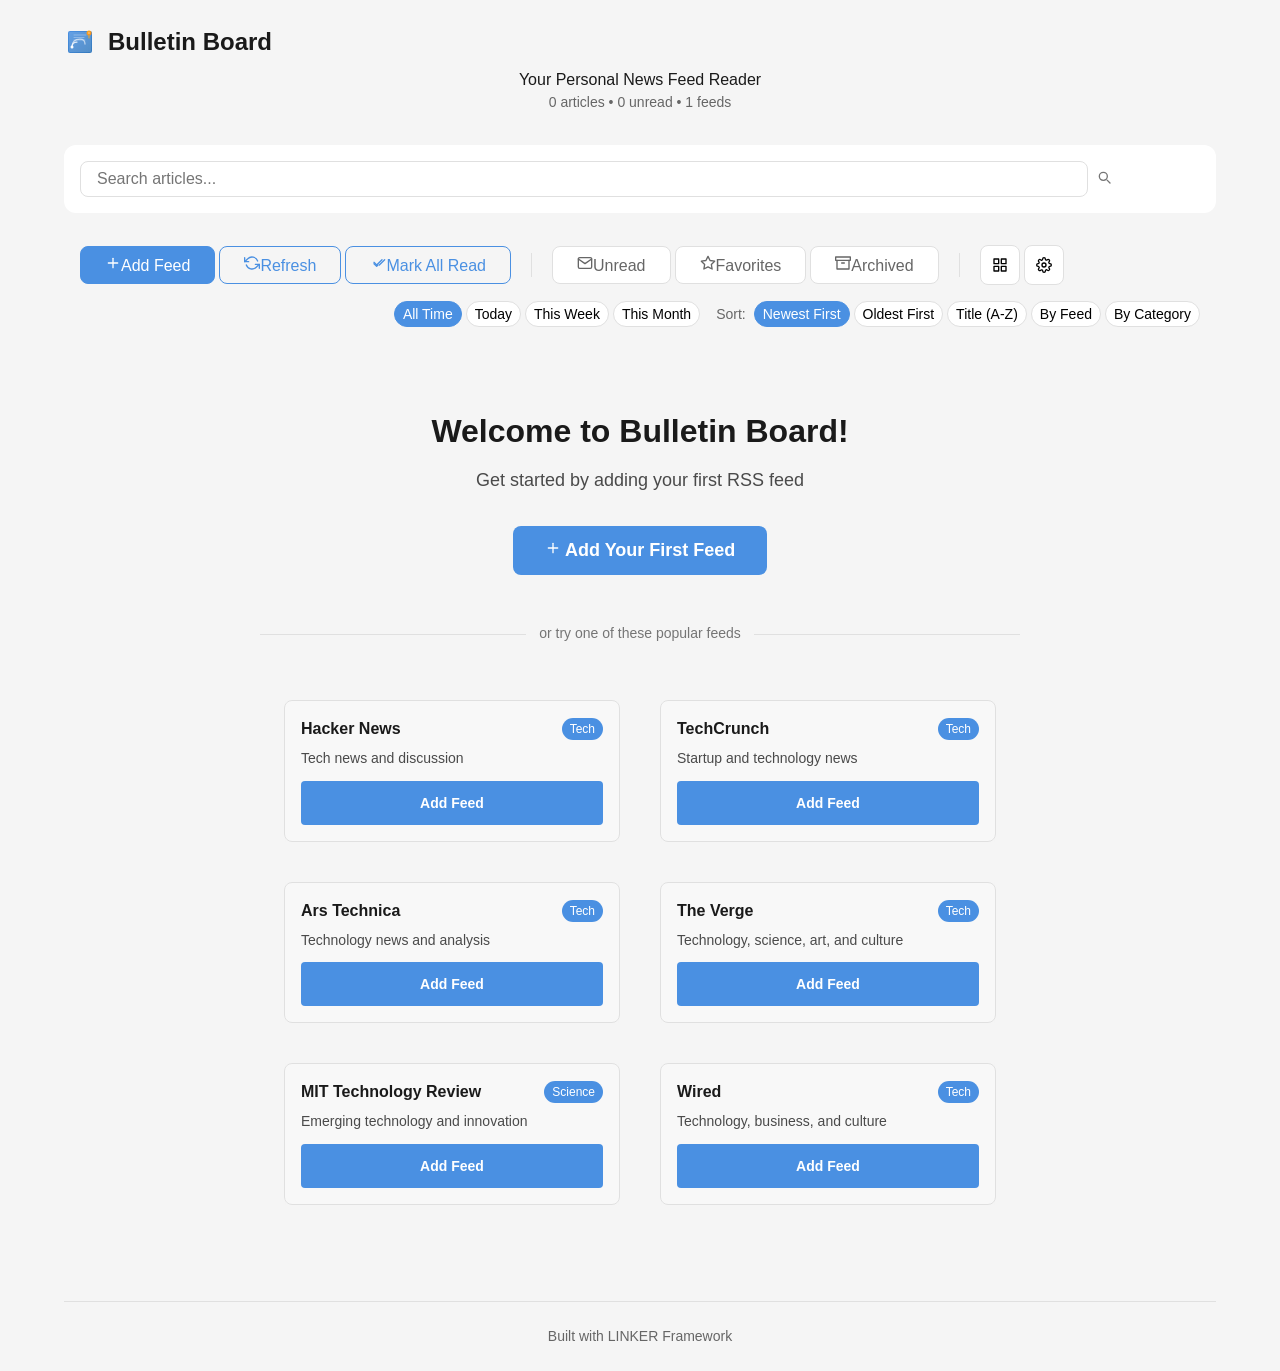
<file: index.html>
<!DOCTYPE html>
<html lang="en">
<head>
    <meta charset="UTF-8">
    <meta name="viewport" content="width=device-width, initial-scale=1.0">
    <title>Bulletin Board - RSS Feed Reader</title>

    <!-- Security Headers -->
    <meta http-equiv="Content-Security-Policy" content="default-src 'self'; script-src 'self' 'unsafe-inline' 'wasm-unsafe-eval'; style-src 'self' 'unsafe-inline'; img-src 'self' data: blob: https:; connect-src 'self' https:; font-src 'self' data:; object-src 'none'; frame-ancestors 'none'; upgrade-insecure-requests">

    <!-- Meta Tags -->
    <meta name="description" content="A modern RSS feed reader built with Swift WASM and LINKER framework">
    <meta name="author" content="Bulletin Board">
    <meta name="theme-color" content="#2196f3">

    <!-- Favicon -->
    <link rel="icon" href="favicon.ico" type="image/x-icon">
    <link rel="icon" href="data:image/svg+xml,<svg xmlns='http://www.w3.org/2000/svg' viewBox='0 0 100 100'><text y='.9em' font-size='90'>🗞️</text></svg>">
    <link rel="manifest" href="manifest.json">

    <!-- Styles -->
    <link rel="stylesheet" href="styles.css">

    <!-- Preload WASM for faster startup -->
    <link rel="preload" href="BulletinBoard.wasm" as="fetch" type="application/wasm" crossorigin>
</head>
<body>
    <a href="#main-content" class="skip-link">Skip to main content</a>

    <!-- Root mounting point -->
    <div id="app" role="main">
        <div class="loading">
            <div class="spinner"></div>
            <p>Loading Bulletin Board...</p>
            <p class="loading-subtitle">Initializing security features & GPU effects</p>
            <div class="loading-progress" role="progressbar" aria-valuenow="0" aria-valuemin="0" aria-valuemax="100" aria-label="Loading progress">
                <div class="loading-progress__bar" id="load-progress-bar"></div>
            </div>
            <p class="loading-progress__text" id="load-progress-text"></p>
        </div>
    </div>

    <div id="toast-live-region" class="visually-hidden" aria-live="polite" aria-atomic="true"></div>

    <!-- WASM Bundle -->
    <script type="module">
        if ('serviceWorker' in navigator) {
            navigator.serviceWorker.register('./sw.js').then(reg => {
                console.log('[SW] Registered:', reg.scope);
            }).catch(err => console.warn('[SW] Registration failed:', err));
        }

        import { startWasmApp } from './BulletinBoard.js'

        const pageStart = performance.now();
        console.log(`[PERF] Page script executing at ${pageStart.toFixed(1)}ms from navigationStart`);

        startWasmApp().then(() => {
            console.log(`[PERF] App fully started: ${(performance.now() - pageStart).toFixed(1)}ms from script start`);
        }).catch(err => {
            console.error('Failed to start WASM app:', err)
            document.getElementById('app').innerHTML = `
                <div class="error-container">
                    <div class="error-icon">⚠️</div>
                    <h1>Failed to Load</h1>
                    <p>The application could not be initialized.</p>
                    <p class="error-details">${err.message || 'Unknown error'}</p>
                    <button onclick="location.reload()" class="retry-button">Retry</button>
                </div>
            `
        })
    </script>
</body>
</html>
</file>
<file: styles.css>
* {
    margin: 0;
    padding: 0;
    box-sizing: border-box;
}

@media (prefers-reduced-motion: reduce) {
    *,
    *::before,
    *::after {
        animation-duration: 0.01ms !important;
        animation-iteration-count: 1 !important;
        transition-duration: 0.01ms !important;
        scroll-behavior: auto !important;
    }
}

:root {
    --color-brand-primary: #4a90e2;
    --color-brand-primary-dark: #357abd;
    --color-brand-secondary: #f5a623;
    --color-brand-secondary-dark: #f88d1f;

    --color-primary: #4a90e2;
    --color-primary-dark: #357abd;
    --color-primary-light: #6ba3e8;
    --color-accent: #f5a623;
    --color-accent-dark: #f88d1f;

    --color-success: #4caf50;
    --color-success-light: #81c784;
    --color-warning: #ff9800;
    --color-warning-light: #ffb74d;
    --color-error: #f44336;
    --color-error-light: #e57373;
    --color-info: #2196f3;
    --color-info-light: #64b5f6;

    --color-text: #1a1a1a;
    --color-text-secondary: #4a4a4a;
    --color-text-light: #666666;
    --color-text-lighter: #757575;
    --color-text-disabled: #bdbdbd;

    --color-background: #f5f5f5;
    --color-background-elevated: #fafafa;
    --color-surface: #ffffff;
    --color-surface-hover: #f8f8f8;
    --color-border: #e0e0e0;
    --color-border-light: #eeeeee;
    --color-divider: #e0e0e0;

    --color-danger: #f44336;

    --spacing-xs: 4px;
    --spacing-sm: 8px;
    --spacing-md: 16px;
    --spacing-lg: 24px;
    --spacing-xl: 32px;
    --spacing-2xl: 48px;

    --font-family: -apple-system, BlinkMacSystemFont, 'Segoe UI', Roboto, Oxygen, Ubuntu, Cantarell, sans-serif;
    --font-size-xs: 12px;
    --font-size-sm: 14px;
    --font-size-base: 16px;
    --font-size-lg: 18px;
    --font-size-xl: 24px;
    --font-size-2xl: 32px;

    --font-weight-normal: 400;
    --font-weight-medium: 500;
    --font-weight-semibold: 600;
    --font-weight-bold: 700;

    --line-height-tight: 1.25;
    --line-height-normal: 1.5;
    --line-height-relaxed: 1.65;
    --line-height-loose: 1.8;

    --transition-fast: 150ms ease;
    --transition-base: 250ms ease;
    --transition-slow: 350ms ease;

    --radius-sm: 4px;
    --radius-md: 8px;
    --radius-lg: 12px;
    --radius-xl: 16px;
    --radius-full: 9999px;

    --z-dropdown: 1000;
    --z-sticky: 1020;
    --z-fixed: 1030;
    --z-modal-backdrop: 1040;
    --z-modal: 1050;
    --z-popover: 1060;
    --z-tooltip: 1070;

    --opacity-disabled: 0.5;
    --opacity-hover: 0.85;
    --opacity-muted: 0.7;

    --color-overlay: rgba(0, 0, 0, 0.5);

    --shadow-sm: 0 1px 2px rgba(0, 0, 0, 0.05);
    --shadow-md: 0 4px 6px rgba(0, 0, 0, 0.07);
    --shadow-lg: 0 10px 15px rgba(0, 0, 0, 0.1);
    --shadow-xl: 0 20px 25px rgba(0, 0, 0, 0.15);

    --max-width-sm: 480px;
    --max-width-md: 640px;
    --max-width-lg: 800px;
    --max-width-xl: 1200px;
}

body {
    font-family: var(--font-family);
    font-size: var(--font-size-base);
    font-weight: var(--font-weight-normal);
    line-height: var(--line-height-normal);
    color: var(--color-text);
    background: var(--color-background);
    -webkit-font-smoothing: antialiased;
    -moz-osx-font-smoothing: grayscale;
}

.skip-link {
    position: absolute;
    top: -40px;
    left: 0;
    background: var(--color-primary);
    color: white;
    padding: var(--spacing-sm) var(--spacing-md);
    z-index: var(--z-tooltip);
    transition: top var(--transition-fast);
    font-weight: var(--font-weight-medium);
    border-radius: 0 0 var(--radius-md) 0;
}

.skip-link:focus {
    top: 0;
}

.visually-hidden {
    position: absolute;
    width: 1px;
    height: 1px;
    padding: 0;
    margin: -1px;
    overflow: hidden;
    clip: rect(0, 0, 0, 0);
    white-space: nowrap;
    border: 0;
}

#app {
    min-height: 100vh;
}

.bulletin-board-app {
    max-width: var(--max-width-xl);
    margin: 0 auto;
    padding: var(--spacing-lg);
}

.loading {
    display: flex;
    flex-direction: column;
    align-items: center;
    justify-content: center;
    height: 100vh;
    gap: var(--spacing-md);
}

.spinner {
    width: 48px;
    height: 48px;
    border: 4px solid var(--color-border);
    border-top-color: var(--color-primary);
    border-radius: 50%;
    animation: spin 1s linear infinite;
}

@keyframes spin {
    to { transform: rotate(360deg); }
}

@keyframes skeleton-shimmer {
    0% { background-position: 200% 0; }
    100% { background-position: -200% 0; }
}

.loading p {
    color: var(--color-text-light);
    font-size: var(--font-size-lg);
}

.loading-subtitle {
    font-size: var(--font-size-sm) !important;
    color: var(--color-text-lighter) !important;
}

.loading-progress {
    width: 240px;
    height: 4px;
    background: var(--color-border);
    border-radius: 2px;
    overflow: hidden;
    margin-top: 4px;
}

.loading-progress__bar {
    height: 100%;
    background: var(--color-primary);
    border-radius: 2px;
    width: 0%;
    transition: width 0.3s ease;
}

.loading-progress__bar--indeterminate {
    width: 30% !important;
    animation: indeterminate-progress 1.5s ease-in-out infinite;
}

@keyframes indeterminate-progress {
    0% { transform: translateX(-100%); }
    50% { transform: translateX(230%); }
    100% { transform: translateX(-100%); }
}

.loading-progress__text {
    font-size: 12px !important;
    color: var(--color-text-lighter) !important;
    font-variant-numeric: tabular-nums;
}

.error-container {
    display: flex;
    flex-direction: column;
    align-items: center;
    justify-content: center;
    height: 100vh;
    padding: var(--spacing-xl);
    text-align: center;
}

.error-icon {
    font-size: 64px;
    margin-bottom: var(--spacing-md);
}

.error-container h1 {
    font-size: var(--font-size-xl);
    font-weight: var(--font-weight-bold);
    margin-bottom: var(--spacing-sm);
    color: var(--color-error);
}

.error-container p {
    color: var(--color-text-light);
    margin-bottom: var(--spacing-sm);
}

.error-details {
    font-family: monospace;
    font-size: var(--font-size-sm);
    color: var(--color-text-lighter);
    background: var(--color-background);
    padding: var(--spacing-md);
    border-radius: var(--radius-md);
    max-width: var(--max-width-md);
}

.retry-button {
    margin-top: var(--spacing-lg);
    padding: var(--spacing-sm) var(--spacing-lg);
    background: var(--color-primary);
    color: white;
    border: none;
    border-radius: var(--radius-md);
    font-size: var(--font-size-base);
    cursor: pointer;
    transition: background var(--transition-fast);
}

.retry-button:hover {
    background: var(--color-primary-dark);
}

.app-header {
    margin-bottom: var(--spacing-xl);
    text-align: center;
}

.app-header h1 {
    font-size: var(--font-size-xl);
    font-weight: var(--font-weight-bold);
    margin-bottom: var(--spacing-sm);
    color: var(--color-text);
}

.app-stats {
    color: var(--color-text-light);
    font-size: var(--font-size-sm);
}

.article-card {
    background: var(--color-surface);
    border-radius: var(--radius-lg);
    padding: var(--spacing-lg);
    margin-bottom: var(--spacing-md);
    box-shadow: none;
    transition: box-shadow var(--transition-base), transform var(--transition-fast);
    cursor: pointer;
    will-change: transform, opacity;
}

.article-card:hover {
    box-shadow: var(--shadow-md);
    transform: translateY(-4px);
}

.article-card--read {
    opacity: var(--opacity-muted);
}

.article-card--favorite {
    border-left: 4px solid var(--color-primary);
}

.article-card--selected {
    outline: 2px solid var(--color-primary);
    outline-offset: -2px;
}

.article-card__header {
    margin-bottom: var(--spacing-md);
}

.article-card__category {
    display: inline-block;
    padding: var(--spacing-xs) var(--spacing-sm);
    border-radius: var(--radius-sm);
    font-size: var(--font-size-sm);
    color: white;
    margin-bottom: var(--spacing-sm);
}

.article-card__title {
    font-size: var(--font-size-lg);
    font-weight: var(--font-weight-semibold);
    margin-bottom: var(--spacing-sm);
    color: var(--color-text);
}

.article-card__metadata {
    color: var(--color-text-lighter);
    font-size: var(--font-size-sm);
}

.article-card__content {
    margin-bottom: var(--spacing-md);
}

.article-card__image {
    width: 100%;
    height: 200px;
    object-fit: cover;
    border-radius: var(--radius-md);
    margin-bottom: var(--spacing-md);
}

.article-card__hero {
    margin: calc(-1 * var(--spacing-lg)) calc(-1 * var(--spacing-lg)) var(--spacing-md);
    height: 180px;
    overflow: hidden;
    border-radius: var(--radius-lg) var(--radius-lg) 0 0;
    position: relative;
}

.article-card__hero::before {
    content: '';
    position: absolute;
    inset: 0;
    background: linear-gradient(90deg, var(--color-background) 25%, var(--color-border) 50%, var(--color-background) 75%);
    background-size: 200% 100%;
    animation: skeleton-shimmer 1.5s ease-in-out infinite;
    z-index: 1;
}

.article-card__hero:has(.loaded)::before {
    display: none;
}

.article-card__hero-img {
    width: 100%;
    height: 100%;
    object-fit: cover;
    opacity: 0;
    transition: opacity 0.3s ease;
}

.article-card__hero-img.loaded {
    opacity: 1;
}

.article-card__hero--placeholder {
    height: 60px;
    background: linear-gradient(135deg, var(--color-background) 0%, var(--color-border) 50%, var(--color-background) 100%);
}

.article-card__description {
    color: var(--color-text-light);
    line-height: var(--line-height-relaxed);
}

.article-card__keywords {
    display: flex;
    flex-wrap: wrap;
    gap: var(--spacing-xs);
    margin-top: var(--spacing-sm);
}

.article-card__keyword {
    padding: var(--spacing-xs) var(--spacing-sm);
    background: var(--color-background);
    border-radius: var(--radius-sm);
    font-size: var(--font-size-sm);
    color: var(--color-text-light);
}

.article-card__footer {
    display: flex;
    align-items: center;
    gap: var(--spacing-md);
}

.article-card__action {
    padding: var(--spacing-sm) var(--spacing-md);
    background: none;
    border: 1px solid var(--color-border);
    border-radius: var(--radius-md);
    cursor: pointer;
    font-size: var(--font-size-base);
    transition: background var(--transition-fast), border-color var(--transition-fast);
}

.article-card__action:hover {
    background: var(--color-background);
    border-color: var(--color-primary);
}

.article-card__favorite {
    color: var(--color-warning);
}

.article-card__read-indicator {
    color: var(--color-text-lighter);
}

.article-card__link {
    margin-left: auto;
    color: var(--color-primary);
    text-decoration: none;
    font-weight: var(--font-weight-medium);
    transition: color var(--transition-fast);
}

.article-card__link:hover {
    color: var(--color-primary-dark);
}

.app-empty {
    text-align: center;
    padding: var(--spacing-xl);
    color: var(--color-text-light);
}

.app-footer {
    margin-top: var(--spacing-xl);
    padding-top: var(--spacing-lg);
    border-top: 1px solid var(--color-border);
    text-align: center;
    color: var(--color-text-light);
    font-size: var(--font-size-sm);
}

.feed-manager-modal,
.search-bar {
    will-change: transform, opacity;
}

@media (max-width: 1024px) {
    .bulletin-board-app {
        padding: var(--spacing-md);
    }

    .suggested-feeds-grid {
        grid-template-columns: repeat(2, 1fr);
    }
}

@media (max-width: 768px) {
    .bulletin-board-app {
        padding: var(--spacing-sm);
    }

    .article-card {
        padding: var(--spacing-md);
    }

    .article-card__hero {
        margin: calc(-1 * var(--spacing-md)) calc(-1 * var(--spacing-md)) var(--spacing-sm);
        height: 120px;
    }

    .app-header {
        padding: var(--spacing-md) var(--spacing-sm);
    }

    .app-header h1 {
        font-size: var(--font-size-lg);
    }

    .app-toolbar {
        gap: var(--spacing-xs);
        padding: var(--spacing-md) var(--spacing-sm);
    }

    .toolbar-actions {
        display: grid;
        grid-template-columns: 1fr 1fr;
        gap: var(--spacing-xs);
        width: 100%;
    }

    .toolbar-button {
        padding: 12px var(--spacing-md);
        min-height: 44px;
        font-size: var(--font-size-sm);
        white-space: nowrap;
    }

    .date-filter-group {
        display: flex;
        gap: var(--spacing-xs);
        overflow-x: auto;
        -webkit-overflow-scrolling: touch;
        scrollbar-width: none;
        padding-bottom: var(--spacing-xs);
    }

    .date-filter-group::-webkit-scrollbar {
        display: none;
    }

    .date-filter-pill {
        padding: 10px 16px;
        min-height: 44px;
        font-size: var(--font-size-sm);
        flex-shrink: 0;
    }

    .sort-group {
        display: flex;
        gap: var(--spacing-xs);
        overflow-x: auto;
        -webkit-overflow-scrolling: touch;
        scrollbar-width: none;
    }

    .sort-group::-webkit-scrollbar {
        display: none;
    }

    .sort-group .date-filter-pill {
        padding: 10px 16px;
        min-height: 44px;
        font-size: var(--font-size-sm);
        flex-shrink: 0;
    }

    .search-button {
        min-width: 44px;
        min-height: 44px;
        padding: 10px;
    }

    .search-bar__input {
        min-height: 44px;
    }

    .article-card__actions button {
        min-height: 44px;
        padding: 10px 14px;
    }
}

.search-bar {
    display: flex;
    align-items: center;
    gap: var(--spacing-sm);
    padding: var(--spacing-md);
    background: var(--color-surface);
    border-radius: var(--radius-lg);
    box-shadow: none;
    margin-bottom: var(--spacing-md);
}

.search-bar__input {
    flex: 1;
    padding: var(--spacing-sm) var(--spacing-md);
    border: 1px solid var(--color-border);
    border-radius: var(--radius-md);
    font-size: var(--font-size-base);
    font-family: var(--font-family);
    transition: border-color var(--transition-fast);
}

.search-bar__input:focus {
    outline: none;
    border-color: var(--color-primary);
}

.search-bar__actions {
    display: flex;
    align-items: center;
    gap: var(--spacing-sm);
}

.search-bar__icon {
    color: var(--color-text-lighter);
    font-size: var(--font-size-lg);
}

.search-bar__clear {
    padding: var(--spacing-xs);
    background: none;
    border: none;
    cursor: pointer;
    color: var(--color-text-lighter);
    font-size: var(--font-size-lg);
    transition: color var(--transition-fast);
}

.search-bar__clear:hover {
    color: var(--color-error);
}

.search-bar__status-container {
    min-width: 80px;
    text-align: right;
}

.search-bar__status {
    font-size: var(--font-size-sm);
    color: var(--color-text-lighter);
}

.search-bar__status--searching {
    color: var(--color-primary);
}

.search-bar__status--results {
    color: var(--color-success);
}

.app-toolbar {
    display: flex;
    flex-wrap: wrap;
    gap: var(--spacing-md);
    padding: var(--spacing-md);
    margin-bottom: var(--spacing-lg);
    align-items: center;
}

.toolbar-button {
    padding: var(--spacing-sm) var(--spacing-lg);
    background: var(--color-surface);
    border: 1px solid var(--color-border);
    border-radius: var(--radius-md);
    font-size: var(--font-size-base);
    font-family: var(--font-family);
    cursor: pointer;
    transition: all var(--transition-fast);
}

.toolbar-button:hover {
    background: var(--color-background);
    border-color: var(--color-primary);
    transform: translateY(-1px);
    box-shadow: var(--shadow-sm);
}

.toolbar-button--primary {
    background: var(--color-primary);
    color: white;
    border-color: var(--color-primary);
}

.toolbar-button--primary:hover {
    background: var(--color-primary-dark);
    border-color: var(--color-primary-dark);
}

.toolbar-button--active {
    background: var(--color-primary);
    color: white;
    border-color: var(--color-primary);
}

.toolbar-button--active:hover {
    background: var(--color-primary-dark);
    border-color: var(--color-primary-dark);
}

.toolbar-button--secondary {
    background: transparent;
    color: var(--color-primary);
    border: 1px solid var(--color-primary);
}

.toolbar-button--secondary:hover {
    background: var(--color-primary);
    color: white;
}

.toolbar-button--toggle {
    background: var(--color-surface);
    color: var(--color-text-light);
    border: 1px solid var(--color-border);
}

.toolbar-button--toggle:hover {
    border-color: var(--color-primary);
    color: var(--color-primary);
}

.toolbar-button--toggle.toolbar-button--active {
    background: var(--color-primary);
    color: white;
    border-color: var(--color-primary);
}

.toolbar-button--icon-only {
    width: 40px;
    height: 40px;
    padding: 0;
    display: inline-flex;
    align-items: center;
    justify-content: center;
    border-radius: var(--radius-md);
}

.toolbar-button:disabled,
.toolbar-button[aria-disabled="true"] {
    opacity: var(--opacity-disabled);
    cursor: not-allowed;
    pointer-events: none;
}

.toolbar-group {
    display: flex;
    flex-direction: row;
    align-items: center;
    gap: var(--spacing-xs);
}

.toolbar-separator {
    width: 1px;
    height: 24px;
    background: var(--color-border);
    margin: 0 var(--spacing-xs);
    flex-shrink: 0;
}

.toolbar-icon {
    display: inline-flex;
    align-items: center;
    justify-content: center;
    width: 16px;
    height: 16px;
    flex-shrink: 0;
}

.toolbar-icon + span {
    margin-left: var(--spacing-xs);
}

@media (max-width: 768px) {
    .toolbar-button--icon-only {
        width: 44px;
        height: 44px;
    }

    .toolbar-group {
        flex-wrap: wrap;
    }

    .toolbar-separator {
        display: none;
    }
}

.date-filter-group {
    display: flex;
    align-items: center;
    gap: var(--spacing-xs);
    margin-left: auto;
}

.date-filter-pill {
    padding: var(--spacing-xs) var(--spacing-sm);
    border: 1px solid var(--color-border);
    border-radius: 16px;
    background: var(--color-surface);
    font-size: var(--font-size-sm);
    font-family: var(--font-family);
    cursor: pointer;
    white-space: nowrap;
    transition: all var(--transition-fast);
    display: inline-flex;
    align-items: center;
}

.date-filter-pill:hover {
    border-color: var(--color-primary);
    color: var(--color-primary);
}

.date-filter-pill--active {
    background: var(--color-primary);
    color: white;
    border-color: var(--color-primary);
}

.date-filter-pill--active:hover {
    background: var(--color-primary-dark);
    border-color: var(--color-primary-dark);
    color: white;
}

.modal-overlay {
    position: fixed;
    top: 0;
    left: 0;
    right: 0;
    bottom: 0;
    background: var(--color-overlay);
    backdrop-filter: blur(4px);
    -webkit-backdrop-filter: blur(4px);
    display: flex;
    align-items: center;
    justify-content: center;
    z-index: var(--z-modal-backdrop);
    animation: fadeIn var(--transition-base);
}

@keyframes fadeIn {
    from { opacity: 0; }
    to { opacity: 1; }
}

.feed-manager {
    background: var(--color-surface);
    border-radius: var(--radius-lg);
    max-width: var(--max-width-md);
    width: 90%;
    max-height: 80vh;
    display: flex;
    flex-direction: column;
    box-shadow: var(--shadow-xl);
    animation: panel-slide-up 300ms cubic-bezier(0.16, 1, 0.3, 1);
}

.feed-manager--blurred {
    background: rgba(255, 255, 255, 0.75);
}

body.theme-dark .feed-manager--blurred {
    background: rgba(30, 30, 30, 0.75);
}

@keyframes panel-slide-up {
    from { opacity: 0; transform: translateY(24px) scale(0.98); }
    to { opacity: 1; transform: translateY(0) scale(1); }
}

.feed-manager__header {
    display: flex;
    align-items: center;
    justify-content: space-between;
    padding: var(--spacing-lg);
    border-bottom: 1px solid var(--color-border);
}

.feed-manager__title {
    font-size: var(--font-size-xl);
    margin: 0;
}

.feed-manager__close {
    padding: var(--spacing-xs);
    background: none;
    border: none;
    font-size: var(--font-size-xl);
    cursor: pointer;
    color: var(--color-text-lighter);
    transition: color var(--transition-fast);
}

.feed-manager__close:hover {
    color: var(--color-error);
}

.feed-manager__content {
    flex: 1;
    overflow-y: auto;
    padding: var(--spacing-lg);
}

.feed-manager__list {
    display: flex;
    flex-direction: column;
    gap: var(--spacing-md);
    padding: var(--spacing-md) var(--spacing-lg);
    overflow-y: auto;
    flex: 1;
}

.feed-manager__empty {
    text-align: center;
    padding: var(--spacing-xl);
    color: var(--color-text-light);
}

.feed-manager__error {
    padding: var(--spacing-sm) var(--spacing-lg);
    color: var(--color-danger);
    font-size: var(--font-size-sm);
}

.feed-item {
    display: flex;
    justify-content: space-between;
    align-items: center;
    padding: var(--spacing-md);
    background: var(--color-background);
    border-radius: var(--radius-md);
    border-left: 4px solid var(--color-success);
}

.feed-item--disabled {
    opacity: var(--opacity-disabled);
    border-left-color: var(--color-text-lighter);
}

.feed-item--error {
    border-left-color: var(--color-error);
}

.feed-item__info {
    flex: 1;
}

.feed-item__title {
    margin: 0 0 var(--spacing-xs) 0;
    font-size: var(--font-size-lg);
}

.feed-item__url {
    margin: 0 0 var(--spacing-xs) 0;
    font-size: var(--font-size-sm);
    color: var(--color-text-lighter);
}

.feed-item__stats {
    font-size: var(--font-size-sm);
    color: var(--color-text-light);
}

.feed-item__actions {
    display: flex;
    gap: var(--spacing-sm);
}

.feed-item__action {
    padding: var(--spacing-sm);
    background: none;
    border: 1px solid var(--color-border);
    border-radius: var(--radius-sm);
    cursor: pointer;
    font-size: var(--font-size-lg);
    transition: all var(--transition-fast);
}

.feed-item__action:hover {
    background: var(--color-surface);
    border-color: var(--color-primary);
}

.feed-item__action--danger:hover {
    border-color: var(--color-error);
    color: var(--color-error);
}

.feed-form {
    display: flex;
    flex-direction: row;
    gap: var(--spacing-sm);
    padding: var(--spacing-md) var(--spacing-lg);
}

.feed-form label {
    font-weight: var(--font-weight-medium);
    margin-bottom: var(--spacing-xs);
}

.feed-form input {
    flex: 1;
    padding: var(--spacing-sm) var(--spacing-md);
    border: 1px solid var(--color-border);
    border-radius: var(--radius-md);
    font-size: var(--font-size-base);
    font-family: var(--font-family);
    transition: border-color var(--transition-fast);
}

.feed-form input:focus {
    outline: none;
    border-color: var(--color-primary);
}

.feed-form__submit {
    padding: var(--spacing-sm) var(--spacing-lg);
    background: var(--color-primary);
    color: white;
    border: none;
    border-radius: var(--radius-md);
    font-size: var(--font-size-base);
    font-weight: var(--font-weight-medium);
    cursor: pointer;
    transition: background var(--transition-fast);
    white-space: nowrap;
}

.feed-form__submit:hover {
    background: var(--color-primary-dark);
}

.feed-manager__footer {
    padding: var(--spacing-lg);
    border-top: 1px solid var(--color-border);
    display: flex;
    justify-content: flex-end;
    gap: var(--spacing-md);
}

.feed-manager__add,
.feed-manager__cancel {
    padding: var(--spacing-sm) var(--spacing-lg);
    border: 1px solid var(--color-border);
    border-radius: var(--radius-md);
    font-size: var(--font-size-base);
    cursor: pointer;
    transition: all var(--transition-fast);
}

.feed-manager__add {
    background: var(--color-primary);
    color: white;
    border-color: var(--color-primary);
}

.feed-manager__add:hover {
    background: var(--color-primary-dark);
}

.feed-manager__cancel {
    background: var(--color-surface);
}

.feed-manager__cancel:hover {
    background: var(--color-background);
}

.feed-manager__opml {
    display: flex;
    gap: var(--spacing-sm);
    padding: var(--spacing-sm) var(--spacing-lg) var(--spacing-md);
    border-top: 1px solid var(--color-border);
}

.toast {
    position: fixed;
    bottom: var(--spacing-xl);
    right: var(--spacing-xl);
    background: var(--color-success);
    color: white;
    padding: var(--spacing-md) var(--spacing-lg);
    border-radius: var(--radius-md);
    box-shadow: var(--shadow-lg);
    display: flex;
    align-items: center;
    gap: var(--spacing-md);
    z-index: var(--z-tooltip);
    animation: slideInRight var(--transition-base);
}

@keyframes slideInRight {
    from {
        opacity: 0;
        transform: translateX(100px);
    }
    to {
        opacity: 1;
        transform: translateX(0);
    }
}

.toast--success {
    background: var(--color-success);
}

.toast--error {
    background: var(--color-error);
}

.toast--warning {
    background: var(--color-warning);
}

.toast__message {
    flex: 1;
}

.toast__close {
    padding: var(--spacing-xs);
    background: none;
    border: none;
    color: white;
    font-size: var(--font-size-lg);
    cursor: pointer;
    opacity: 0.8;
    transition: opacity var(--transition-fast);
}

.toast__close:hover {
    opacity: 1;
}

.loading-spinner {
    display: flex;
    flex-direction: column;
    align-items: center;
    gap: var(--spacing-sm);
}

.loading-spinner--centered {
    justify-content: center;
    padding: var(--spacing-lg);
}

.loading-spinner__element {
    position: relative;
}

.loading-spinner__bar {
    position: absolute;
    width: 3px;
    height: 8px;
    background: var(--color-text-lighter);
    border-radius: 2px;
    opacity: 0.3;
    animation: spinner-fade 1s linear infinite;
}

.loading-spinner__bar[data-bar="1"] { transform: rotate(0deg) translateY(-12px); animation-delay: -0.875s; }
.loading-spinner__bar[data-bar="2"] { transform: rotate(45deg) translateY(-12px); animation-delay: -0.75s; }
.loading-spinner__bar[data-bar="3"] { transform: rotate(90deg) translateY(-12px); animation-delay: -0.625s; }
.loading-spinner__bar[data-bar="4"] { transform: rotate(135deg) translateY(-12px); animation-delay: -0.5s; }
.loading-spinner__bar[data-bar="5"] { transform: rotate(180deg) translateY(-12px); animation-delay: -0.375s; }
.loading-spinner__bar[data-bar="6"] { transform: rotate(225deg) translateY(-12px); animation-delay: -0.25s; }
.loading-spinner__bar[data-bar="7"] { transform: rotate(270deg) translateY(-12px); animation-delay: -0.125s; }
.loading-spinner__bar[data-bar="8"] { transform: rotate(315deg) translateY(-12px); animation-delay: 0s; }

@keyframes spinner-fade {
    0%, 100% { opacity: 0.3; }
    50% { opacity: 1; }
}

.loading-spinner--small .loading-spinner__bar { width: 2px; height: 5px; }
.loading-spinner--small .loading-spinner__bar[data-bar="1"] { transform: rotate(0deg) translateY(-7px); }
.loading-spinner--small .loading-spinner__bar[data-bar="2"] { transform: rotate(45deg) translateY(-7px); }
.loading-spinner--small .loading-spinner__bar[data-bar="3"] { transform: rotate(90deg) translateY(-7px); }
.loading-spinner--small .loading-spinner__bar[data-bar="4"] { transform: rotate(135deg) translateY(-7px); }
.loading-spinner--small .loading-spinner__bar[data-bar="5"] { transform: rotate(180deg) translateY(-7px); }
.loading-spinner--small .loading-spinner__bar[data-bar="6"] { transform: rotate(225deg) translateY(-7px); }
.loading-spinner--small .loading-spinner__bar[data-bar="7"] { transform: rotate(270deg) translateY(-7px); }
.loading-spinner--small .loading-spinner__bar[data-bar="8"] { transform: rotate(315deg) translateY(-7px); }

.loading-spinner--primary .loading-spinner__bar { background: var(--color-primary); }
.loading-spinner--light .loading-spinner__bar { background: white; }

.loading-spinner__message {
    font-size: var(--font-size-sm);
    color: var(--color-text-light);
}

.sr-only {
    position: absolute;
    width: 1px;
    height: 1px;
    padding: 0;
    margin: -1px;
    overflow: hidden;
    clip: rect(0, 0, 0, 0);
    white-space: nowrap;
    border: 0;
}

.error-message {
    padding: var(--spacing-md);
    background: var(--color-error);
    color: white;
    border-radius: var(--radius-md);
    margin-bottom: var(--spacing-md);
    display: flex;
    justify-content: space-between;
    align-items: center;
}

.error-message__text {
    flex: 1;
}

.error-message__dismiss {
    padding: var(--spacing-xs) var(--spacing-sm);
    background: none;
    border: none;
    color: white;
    cursor: pointer;
    font-size: var(--font-size-lg);
    opacity: 0.8;
    transition: opacity var(--transition-fast);
}

.error-message__dismiss:hover {
    opacity: 1;
}

.error-message--warning {
    background: var(--color-warning);
}

.error-message--info {
    background: var(--color-info);
}

.error-message__icon {
    flex-shrink: 0;
    margin-right: var(--spacing-sm);
}

.error-message__content {
    flex: 1;
}

.error-message__title {
    font-weight: var(--font-weight-semibold);
    margin-bottom: var(--spacing-xs);
}

.error-message__message {
    font-size: var(--font-size-sm);
    opacity: 0.95;
}

.error-message__details {
    font-size: var(--font-size-xs);
    opacity: 0.8;
    margin-top: var(--spacing-xs);
    font-family: monospace;
}

.error-message__actions {
    display: flex;
    align-items: center;
    gap: var(--spacing-xs);
    flex-shrink: 0;
    margin-left: var(--spacing-sm);
}

.error-message__action {
    padding: var(--spacing-xs) var(--spacing-sm);
    background: rgba(255, 255, 255, 0.2);
    border: 1px solid rgba(255, 255, 255, 0.3);
    border-radius: var(--radius-sm);
    color: white;
    cursor: pointer;
    font-size: var(--font-size-sm);
    transition: background var(--transition-fast);
}

.error-message__action:hover {
    background: rgba(255, 255, 255, 0.3);
}

.error-message__retry {
    font-weight: var(--font-weight-medium);
}

.card-expansion-backdrop {
    position: fixed;
    top: 0;
    left: 0;
    right: 0;
    bottom: 0;
    background: var(--color-overlay);
    z-index: 10000;
    will-change: opacity;
}

.card-expansion-clone {
    position: fixed;
    z-index: 10001;
    will-change: transform;
    overflow: hidden;
    background: var(--color-surface);
}

#article-detail-backdrop {
    position: fixed !important;
    top: 0;
    left: 0;
    right: 0;
    bottom: 0;
    z-index: 999;
    overflow: visible !important;
}

#article-detail-backdrop > div:last-child {
    position: absolute !important;
    top: 0;
    left: 0;
    right: 0;
    bottom: 0;
    overflow-y: auto;
}

.article-detail-overlay {
    position: relative;
    min-height: 100%;
    z-index: 1000;
    display: flex;
    align-items: flex-start;
    justify-content: center;
    -webkit-overflow-scrolling: touch;
    padding: var(--spacing-lg) var(--spacing-md);
    animation: overlay-fade-in 250ms ease;
}

@keyframes overlay-fade-in {
    from { opacity: 0; }
    to { opacity: 1; }
}

.article-detail {
    position: relative;
    max-width: var(--max-width-lg);
    width: 100%;
    background: var(--color-surface);
    border-radius: var(--radius-lg);
    margin: var(--spacing-lg) 0;
    animation: detail-slide-up 300ms cubic-bezier(0.16, 1, 0.3, 1);
}

@keyframes detail-slide-up {
    from { opacity: 0; transform: translateY(24px) scale(0.98); }
    to { opacity: 1; transform: translateY(0) scale(1); }
}

.article-detail__close-btn {
    position: absolute;
    top: var(--spacing-md);
    right: var(--spacing-md);
    width: 36px;
    height: 36px;
    border-radius: 50%;
    border: none;
    background: var(--color-overlay);
    color: white;
    font-size: 18px;
    cursor: pointer;
    display: flex;
    align-items: center;
    justify-content: center;
    z-index: 10;
    transition: background var(--transition-fast);
}

.article-detail__close-btn:hover {
    background: rgba(0, 0, 0, 0.7);
}

.article-detail__hero {
    width: 100%;
    max-height: 300px;
    overflow: hidden;
    border-radius: var(--radius-lg) var(--radius-lg) 0 0;
    position: relative;
}

.article-detail__hero::before {
    content: '';
    position: absolute;
    inset: 0;
    background: linear-gradient(90deg, var(--color-background) 25%, var(--color-border) 50%, var(--color-background) 75%);
    background-size: 200% 100%;
    animation: skeleton-shimmer 1.5s ease-in-out infinite;
    z-index: 1;
}

.article-detail__hero:has(.loaded)::before {
    display: none;
}

.article-detail__hero-img {
    width: 100%;
    height: 300px;
    object-fit: cover;
    display: block;
    opacity: 0;
    transition: opacity 0.3s ease;
}

.article-detail__hero-img.loaded {
    opacity: 1;
}

.article-detail__hero--placeholder {
    height: 120px;
    background: linear-gradient(135deg, var(--color-background) 0%, var(--color-border) 50%, var(--color-background) 100%);
    display: flex;
    align-items: center;
    justify-content: center;
}

.article-detail__header {
    padding: var(--spacing-lg);
    padding-bottom: 0;
}

.article-detail__category {
    display: inline-block;
    padding: 2px 10px;
    border-radius: 12px;
    color: white;
    font-size: var(--font-size-sm);
    font-weight: var(--font-weight-semibold);
    margin-bottom: var(--spacing-sm);
}

.article-detail__title {
    font-size: var(--font-size-xl);
    font-weight: var(--font-weight-bold);
    line-height: 1.3;
    color: var(--color-text);
    margin-bottom: var(--spacing-sm);
}

.article-detail__metadata {
    font-size: var(--font-size-sm);
    color: var(--color-text-light);
    margin-bottom: var(--spacing-md);
}

.article-detail__body {
    padding: var(--spacing-lg);
    font-size: var(--font-size-base);
    line-height: 1.7;
    color: var(--color-text);
    max-width: 70ch;
}

.article-detail__body p {
    margin-bottom: var(--spacing-md);
}

.article-detail__keywords {
    padding: 0 var(--spacing-lg);
    padding-bottom: var(--spacing-md);
    display: flex;
    flex-wrap: wrap;
    gap: var(--spacing-xs);
}

.article-detail__keyword {
    display: inline-block;
    padding: 2px 10px;
    background: var(--color-background);
    border-radius: 12px;
    font-size: 12px;
    color: var(--color-text-light);
}

.article-detail__footer {
    display: flex;
    align-items: center;
    gap: var(--spacing-md);
    padding: var(--spacing-lg);
    border-top: 1px solid var(--color-border);
}

.article-detail__action {
    padding: var(--spacing-sm) var(--spacing-md);
    border-radius: var(--radius-md);
    border: 1px solid var(--color-border);
    background: var(--color-surface);
    color: var(--color-text);
    font-size: var(--font-size-sm);
    cursor: pointer;
    transition: all var(--transition-fast);
    text-decoration: none;
    display: inline-flex;
    align-items: center;
}

.article-detail__action:hover {
    background: var(--color-background);
    border-color: var(--color-primary);
    color: var(--color-primary);
}

.article-detail__action--primary {
    background: var(--color-primary);
    color: white;
    border-color: var(--color-primary);
    margin-left: auto;
}

.article-detail__action--primary:hover {
    background: var(--color-primary-dark);
    color: white;
}

@media (max-width: 600px) {
    .article-detail-overlay {
        padding: 0;
    }

    .article-detail {
        border-radius: 0;
        margin: 0;
        min-height: 100vh;
        max-width: 100%;
    }

    .article-detail__hero {
        border-radius: 0;
        max-height: 40vh;
    }

    .article-detail__title {
        font-size: var(--font-size-lg);
    }

    .article-detail__body {
        padding: var(--spacing-md);
        font-size: var(--font-size-base);
    }

    .article-detail__footer {
        flex-wrap: wrap;
        gap: var(--spacing-sm);
        padding: var(--spacing-md);
    }

    .article-detail__action {
        flex: 1 1 calc(50% - var(--spacing-xs));
        min-height: 44px;
        justify-content: center;
        padding: 12px var(--spacing-sm);
    }

    .article-detail__action--primary {
        flex: 1 1 100%;
        margin-left: 0;
    }

    .article-detail__close {
        width: 44px;
        height: 44px;
        top: var(--spacing-sm);
        right: var(--spacing-sm);
    }
}

.category-filter-bar {
    display: flex;
    gap: var(--spacing-sm);
    overflow-x: auto;
    padding: var(--spacing-sm) 0;
    margin-bottom: var(--spacing-sm);
    scrollbar-width: thin;
    -webkit-overflow-scrolling: touch;
}

.category-filter-bar::-webkit-scrollbar {
    height: 4px;
}

.category-filter-bar::-webkit-scrollbar-thumb {
    background: var(--color-border);
    border-radius: 4px;
}

.category-pill {
    border-radius: 16px;
    padding: 4px 12px;
    font-size: 0.8rem;
    border: 2px solid;
    cursor: pointer;
    white-space: nowrap;
    font-weight: var(--font-weight-medium);
    transition: all var(--transition-fast);
    line-height: 1.4;
    font-family: inherit;
}

.category-pill:hover {
    transform: translateY(-1px);
    box-shadow: none;
}

.category-pill--active {
    color: white;
}

.category-pill--inactive {
    background: transparent;
}

.category-pill--all-active {
    background-color: var(--color-text);
    border-color: var(--color-text);
    color: var(--color-surface);
}

.article-card__badges {
    display: flex;
    align-items: center;
    gap: var(--spacing-sm);
    flex-wrap: wrap;
    margin-bottom: var(--spacing-xs);
}

.article-card__category {
    cursor: pointer;
    border: none;
    font-family: inherit;
}

.article-card__category:hover {
    opacity: 0.85;
    transform: scale(1.05);
}

.article-detail__badges {
    display: flex;
    align-items: center;
    gap: var(--spacing-sm);
    flex-wrap: wrap;
    margin-bottom: var(--spacing-sm);
}

.article-detail__category {
    cursor: pointer;
    border: none;
    font-family: inherit;
}

.article-detail__category:hover {
    opacity: 0.85;
    transform: scale(1.05);
}

.sentiment-indicator {
    display: inline-flex;
    align-items: center;
    gap: var(--spacing-xs);
    font-size: 0.75rem;
    padding: 2px var(--spacing-sm);
    border-radius: 8px;
    font-weight: var(--font-weight-medium);
    line-height: 1.4;
}

.sentiment-indicator::before {
    content: '';
    display: inline-block;
    width: 6px;
    height: 6px;
    border-radius: 50%;
    flex-shrink: 0;
}

.sentiment--positive::before {
    background-color: #059669;
}

.sentiment--positive {
    background-color: rgba(16, 185, 129, 0.15);
    color: #059669;
}

.sentiment--neutral {
    background-color: rgba(107, 114, 128, 0.15);
    color: #6b7280;
}

.sentiment--neutral::before {
    background-color: #6b7280;
}

.sentiment--negative {
    background-color: rgba(239, 68, 68, 0.15);
    color: #dc2626;
}

.sentiment--negative::before {
    background-color: #dc2626;
}

.related-articles {
    border-top: 1px solid var(--color-border);
    margin-top: var(--spacing-md);
    padding: var(--spacing-md) var(--spacing-lg) 0;
}

.related-articles__title {
    font-size: var(--font-size-sm);
    font-weight: var(--font-weight-semibold);
    color: var(--color-text-light);
    text-transform: uppercase;
    letter-spacing: 0.05em;
    margin-bottom: var(--spacing-sm);
}

.related-article-item {
    display: flex;
    align-items: center;
    gap: var(--spacing-sm);
    padding: var(--spacing-sm);
    cursor: pointer;
    border-radius: var(--radius-md);
    transition: background var(--transition-fast);
}

.related-article-item:hover {
    background-color: rgba(0, 0, 0, 0.04);
}

.related-article-item__title {
    flex: 1;
    font-size: var(--font-size-sm);
    color: var(--color-text);
    overflow: hidden;
    text-overflow: ellipsis;
    white-space: nowrap;
}

.related-article-item__category {
    display: inline-block;
    font-size: 0.65rem;
    padding: 1px 6px;
    border-radius: 4px;
    color: white;
    white-space: nowrap;
}

.article-card--tinted {
    box-shadow: none;
}

.article-card--tinted:hover {
    box-shadow: var(--shadow-md);
    transform: translateY(-2px);
}

.article-card--tinted .article-card__keyword {
    background: rgba(0, 0, 0, 0.06);
}

.sort-group {
    display: flex;
    align-items: center;
    gap: var(--spacing-xs);
}

.sort-group__label {
    font-size: var(--font-size-sm);
    color: var(--color-text-light);
    font-weight: var(--font-weight-medium);
    white-space: nowrap;
    margin-right: var(--spacing-xs);
}

.settings-panel {
    background: var(--color-surface);
    border-radius: var(--radius-lg);
    max-width: var(--max-width-sm);
    width: 90%;
    box-shadow: var(--shadow-xl);
    animation: panel-slide-up 300ms cubic-bezier(0.16, 1, 0.3, 1);
}

.settings-panel--blurred {
    background: rgba(255, 255, 255, 0.75);
}

body.theme-dark .settings-panel--blurred {
    background: rgba(30, 30, 30, 0.75);
}

.settings-panel__header {
    display: flex;
    align-items: center;
    justify-content: space-between;
    padding: var(--spacing-lg);
    border-bottom: 1px solid var(--color-border);
}

.settings-panel__title {
    font-size: var(--font-size-xl);
    margin: 0;
}

.settings-panel__section {
    padding: var(--spacing-md) var(--spacing-lg);
    border-bottom: 1px solid var(--color-border);
}

.settings-panel__section:last-child {
    border-bottom: none;
}

.settings-panel__section-title {
    font-size: var(--font-size-base);
    font-weight: var(--font-weight-semibold);
    margin-bottom: var(--spacing-sm);
    color: var(--color-text);
}

.settings-panel__pills {
    display: flex;
    gap: var(--spacing-xs);
}

.settings-panel__info {
    font-size: var(--font-size-sm);
    color: var(--color-text-light);
    margin-bottom: var(--spacing-sm);
}

.settings-panel__actions {
    display: flex;
    flex-wrap: wrap;
    gap: var(--spacing-sm);
}

.feed-item__edit-form {
    display: flex;
    gap: var(--spacing-sm);
    margin-top: var(--spacing-sm);
    width: 100%;
}

.feed-item__edit-input {
    flex: 1;
    padding: var(--spacing-xs) var(--spacing-sm);
    border: 1px solid var(--color-border);
    border-radius: var(--radius-sm);
    font-size: var(--font-size-sm);
    font-family: var(--font-family);
}

.feed-item__edit-input:focus {
    outline: none;
    border-color: var(--color-primary);
}

.feed-item__edit-save {
    padding: var(--spacing-xs) var(--spacing-sm);
    background: var(--color-primary);
    color: white;
    border: none;
    border-radius: var(--radius-sm);
    font-size: var(--font-size-sm);
    cursor: pointer;
}

.feed-item__edit-cancel {
    padding: var(--spacing-xs) var(--spacing-sm);
    background: none;
    border: 1px solid var(--color-border);
    border-radius: var(--radius-sm);
    font-size: var(--font-size-sm);
    cursor: pointer;
}

.feed-item__frequency {
    display: flex;
    align-items: center;
    gap: var(--spacing-xs);
    width: 100%;
}

.feed-item__frequency-label {
    display: flex;
    align-items: center;
    gap: 4px;
    font-size: var(--font-size-xs);
    color: var(--color-text-lighter);
    white-space: nowrap;
}

.feed-item__frequency-select {
    flex: 1;
    padding: var(--spacing-xs) var(--spacing-sm);
    border: 1px solid var(--color-border);
    border-radius: var(--radius-sm);
    font-size: var(--font-size-sm);
    font-family: var(--font-family);
    background: var(--color-surface);
    color: var(--color-text);
    cursor: pointer;
    min-height: 32px;
}

.feed-item__frequency-select:focus {
    outline: none;
    border-color: var(--color-primary);
}

.shortcuts-grid {
    display: grid;
    grid-template-columns: 1fr 1fr;
    gap: var(--spacing-xs) var(--spacing-lg);
}

.shortcut-row {
    display: flex;
    align-items: center;
    gap: var(--spacing-sm);
    padding: var(--spacing-xs) 0;
}

.shortcut-key {
    display: inline-flex;
    align-items: center;
    justify-content: center;
    min-width: 28px;
    height: 24px;
    padding: 0 var(--spacing-xs);
    background: var(--color-background);
    border: 1px solid var(--color-border);
    border-radius: var(--radius-sm);
    font-family: 'SF Mono', 'Fira Code', 'Cascadia Code', monospace;
    font-size: var(--font-size-xs);
    color: var(--color-text-secondary);
}

.shortcut-desc {
    font-size: var(--font-size-sm);
    color: var(--color-text-secondary);
}

body.theme-dark {
    --color-brand-primary: #6ba3e8;
    --color-brand-primary-dark: #4a90e2;
    --color-brand-secondary: #ffd666;
    --color-brand-secondary-dark: #f5a623;

    --color-primary: #6ba3e8;
    --color-primary-dark: #4a90e2;
    --color-primary-light: #8ab4f8;
    --color-accent: #ffd666;
    --color-accent-dark: #f5a623;

    --color-success: #81c995;
    --color-success-light: #a5d6a7;
    --color-warning: #ffb74d;
    --color-warning-light: #ffcc80;
    --color-error: #f28b82;
    --color-error-light: #ef9a9a;
    --color-danger: #f28b82;
    --color-info: #64b5f6;
    --color-info-light: #90caf9;

    --color-text: #e8e8e8;
    --color-text-secondary: #b8b8b8;
    --color-text-light: #999999;
    --color-text-lighter: #8a8a8a;
    --color-text-disabled: #4a4a4a;

    --color-background: #121212;
    --color-background-elevated: #1e1e1e;
    --color-surface: #1e1e1e;
    --color-surface-hover: #2a2a2a;
    --color-border: #333333;
    --color-border-light: #2a2a2a;
    --color-divider: #333333;
}

body.theme-dark .article-card--tinted {
    box-shadow: var(--shadow-sm);
}

body.theme-dark .article-detail {
    background: var(--color-surface);
}

body.theme-dark .category-column {
    background: rgba(40, 40, 40, 0.5);
}

body.theme-dark .grid-card--tinted {
    background: rgba(40, 40, 40, 0.6);
}

body.theme-dark .sentiment--positive {
    background-color: rgba(16, 185, 129, 0.2);
    color: #6ee7b7;
}

body.theme-dark .sentiment--positive::before {
    background-color: #6ee7b7;
}

body.theme-dark .sentiment--neutral {
    background-color: rgba(107, 114, 128, 0.2);
    color: #9ca3af;
}

body.theme-dark .sentiment--neutral::before {
    background-color: #9ca3af;
}

body.theme-dark .sentiment--negative {
    background-color: rgba(239, 68, 68, 0.2);
    color: #fca5a5;
}

body.theme-dark .sentiment--negative::before {
    background-color: #fca5a5;
}

body.theme-dark .article-card__hero--placeholder {
    background: linear-gradient(135deg, var(--color-background) 0%, var(--color-border) 50%, var(--color-background) 100%);
}

body.theme-dark .article-detail__hero--placeholder {
    background: linear-gradient(135deg, var(--color-background) 0%, var(--color-border) 50%, var(--color-background) 100%);
}

body.theme-dark .related-articles {
    border-top-color: var(--color-border);
}

body.theme-dark .related-article-item {
    border-color: var(--color-border);
}

body.theme-dark .related-article-item:hover {
    background: var(--color-surface-hover);
}

body.theme-dark .category-column__header {
    background: var(--color-background);
    border-bottom-color: var(--color-border);
}

@media (max-width: 768px) {
    .app-toolbar {
        gap: var(--spacing-sm);
    }

    .date-filter-group,
    .sort-group {
        width: 100%;
        overflow-x: auto;
        -webkit-overflow-scrolling: touch;
    }

    .settings-panel {
        width: 95%;
        max-width: none;
    }

    .settings-section {
        padding: var(--spacing-md);
    }
}

.article-list__spacer {
    flex-shrink: 0;
}

.article-list--virtual {
    display: flex;
    flex-direction: column;
}

.lazy-image {
    opacity: 0;
    transition: opacity 0.3s ease;
    background: var(--color-background);
    min-height: 60px;
}

.lazy-image--loaded {
    opacity: 1;
}

.discover-section {
    padding: 0 16px 16px;
}

.discovered-feeds-list {
    background: var(--color-surface-hover);
    border-radius: var(--radius-md, 8px);
    padding: 12px;
    margin-top: 8px;
}

.discovered-feed-item {
    display: flex;
    align-items: center;
    justify-content: space-between;
    padding: 8px 0;
    border-bottom: 1px solid var(--color-border, #e0e0e0);
}

.discovered-feed-item:last-of-type {
    border-bottom: none;
}

.discovered-feed-item__title {
    font-size: var(--font-size-sm, 0.875rem);
    flex: 1;
    overflow: hidden;
    text-overflow: ellipsis;
    white-space: nowrap;
    margin-right: 8px;
}

.category-grid {
    display: grid;
    grid-template-columns: repeat(auto-fill, minmax(320px, 1fr));
    gap: var(--spacing-md);
    padding: var(--spacing-md);
}

.category-column {
    display: flex;
    flex-direction: column;
    gap: var(--spacing-md);
    max-height: 80vh;
    overflow-y: auto;
    border-radius: var(--radius-lg, 12px);
    background: var(--color-surface-hover);
    padding: 0 var(--spacing-sm) var(--spacing-sm);
}

.category-column__header {
    position: sticky;
    top: 0;
    background: var(--color-surface);
    padding: 12px 8px 8px;
    font-weight: var(--font-weight-semibold);
    display: flex;
    align-items: center;
    justify-content: space-between;
    border-bottom: 2px solid var(--color-accent, #4a90d9);
    z-index: 1;
}

.category-column__name {
    font-size: var(--font-size-base, 1rem);
}

.category-column__count {
    font-size: var(--font-size-xs, 0.75rem);
    color: #fff;
    padding: 2px 8px;
    border-radius: 10px;
    font-weight: var(--font-weight-bold);
}

.grid-card {
    padding: var(--spacing-md);
    border-radius: var(--radius-md, 8px);
    cursor: pointer;
    transition: var(--transition-fast, 0.15s ease);
}

.grid-card:hover {
    transform: translateY(-1px);
    box-shadow: var(--shadow-sm);
}

.grid-card--tinted {
    background: rgba(255, 255, 255, 0.4);
}

.grid-card--read {
    opacity: var(--opacity-muted);
}

.grid-card--favorite {
    border-left: 3px solid var(--color-warning, #f0ad4e);
}

.grid-card--selected {
    outline: 2px solid var(--color-accent, #4a90d9);
}

.grid-card__title {
    font-size: var(--font-size-sm, 0.875rem);
    font-weight: var(--font-weight-semibold);
    margin: 0 0 6px 0;
    line-height: 1.3;
    display: -webkit-box;
    -webkit-line-clamp: 2;
    -webkit-box-orient: vertical;
    overflow: hidden;
}

.grid-card__description {
    font-size: var(--font-size-xs, 0.75rem);
    color: var(--color-text-secondary, #666);
    margin: 0 0 6px 0;
    line-height: 1.4;
    display: -webkit-box;
    -webkit-line-clamp: 3;
    -webkit-box-orient: vertical;
    overflow: hidden;
}

.grid-card__keywords {
    display: flex;
    flex-wrap: wrap;
    gap: 4px;
    margin-bottom: 6px;
}

.grid-card__keyword {
    font-size: 0.65rem;
    background: var(--color-background);
    padding: 1px 6px;
    border-radius: 4px;
}

.grid-card__meta {
    font-size: 0.65rem;
    color: var(--color-text-lighter);
    margin-bottom: 4px;
}

.grid-card__actions {
    display: flex;
    align-items: center;
    gap: var(--spacing-sm);
}

.grid-card__action {
    background: none;
    border: none;
    cursor: pointer;
    font-size: 0.875rem;
    padding: 2px;
}

.grid-card__read-indicator {
    font-size: 0.75rem;
    color: var(--color-text-lighter);
}

@media (max-width: 768px) {
    .category-grid {
        grid-template-columns: 1fr;
    }

    .category-column {
        max-height: none;
    }
}

.feed-preview {
    margin: 12px 16px;
    padding: 12px;
    border-radius: var(--radius-md, 8px);
    font-size: var(--font-size-sm, 0.875rem);
}

.feed-preview--loading {
    background: rgba(66, 133, 244, 0.1);
    color: var(--color-accent, #4a90d9);
    border: 1px solid rgba(66, 133, 244, 0.3);
}

.feed-preview--success {
    background: rgba(76, 175, 80, 0.1);
    color: #2e7d32;
    border: 1px solid rgba(76, 175, 80, 0.3);
}

.feed-preview--error {
    background: rgba(244, 67, 54, 0.1);
    color: #c62828;
    border: 1px solid rgba(244, 67, 54, 0.3);
}

.feed-preview__title {
    font-weight: var(--font-weight-semibold);
    margin-bottom: 8px;
}

.feed-preview__subtitle {
    font-size: var(--font-size-xs, 0.75rem);
    opacity: 0.8;
    margin-bottom: 6px;
}

.feed-preview__article {
    font-size: var(--font-size-xs, 0.75rem);
    margin-left: 8px;
    margin-bottom: 3px;
    opacity: 0.9;
}

body.theme-dark .feed-preview--success {
    background: rgba(76, 175, 80, 0.15);
    color: #81c784;
    border-color: rgba(76, 175, 80, 0.4);
}

body.theme-dark .feed-preview--error {
    background: rgba(244, 67, 54, 0.15);
    color: #e57373;
    border-color: rgba(244, 67, 54, 0.4);
}

body.theme-dark .feed-preview--loading {
    background: rgba(66, 133, 244, 0.15);
    color: #64b5f6;
    border-color: rgba(66, 133, 244, 0.4);
}

.app-empty {
    max-width: 800px;
    margin: 0 auto;
    padding: 40px 20px;
    text-align: center;
}

.empty-state__header h2 {
    font-size: 2rem;
    margin: 0 0 12px 0;
    color: var(--color-text, #333);
}

.empty-state__header p {
    font-size: 1.125rem;
    color: var(--color-text-secondary, #666);
    margin: 0 0 32px 0;
}

.empty-state__cta {
    background: var(--color-primary);
    color: white;
    border: none;
    padding: 14px 32px;
    border-radius: var(--radius-md, 8px);
    font-size: 1.125rem;
    font-weight: var(--font-weight-semibold);
    cursor: pointer;
    transition: var(--transition-fast, 0.15s ease);
}

.empty-state__cta:hover {
    background: var(--color-primary-dark);
    transform: translateY(-2px);
    box-shadow: var(--shadow-md);
}

.empty-state__divider {
    margin: 48px 0 32px 0;
    color: var(--color-text-lighter);
    font-size: 0.875rem;
    position: relative;
}

.empty-state__divider::before,
.empty-state__divider::after {
    content: '';
    position: absolute;
    top: 50%;
    width: 35%;
    height: 1px;
    background: var(--color-border, #e0e0e0);
}

.empty-state__divider::before {
    left: 0;
}

.empty-state__divider::after {
    right: 0;
}

.suggested-feeds-grid {
    display: grid;
    grid-template-columns: repeat(auto-fill, minmax(250px, 1fr));
    gap: 40px;
    padding: 24px;
    margin-top: 24px;
}

.suggested-feed-card {
    background: var(--color-surface-hover);
    border: 1px solid var(--color-border, #e0e0e0);
    border-radius: var(--radius-md, 8px);
    padding: 16px;
    text-align: left;
    transition: var(--transition-fast, 0.15s ease);
}

.suggested-feed-card:hover {
    border-color: var(--color-primary);
    box-shadow: var(--shadow-sm);
    transform: translateY(-2px);
}

.suggested-feed-card__header {
    display: flex;
    justify-content: space-between;
    align-items: center;
    margin-bottom: 8px;
}

.suggested-feed-card__name {
    font-weight: var(--font-weight-semibold);
    font-size: 1rem;
    color: var(--color-text, #333);
}

.suggested-feed-card__category {
    font-size: 0.75rem;
    background: var(--color-primary);
    color: white;
    padding: 2px 8px;
    border-radius: 12px;
}

.suggested-feed-card__description {
    font-size: 0.875rem;
    color: var(--color-text-secondary, #666);
    margin: 0 0 12px 0;
    line-height: 1.4;
}

.suggested-feed-card__button {
    width: 100%;
    background: var(--color-primary);
    color: white;
    border: none;
    padding: 8px 16px;
    border-radius: var(--radius-sm, 6px);
    font-size: 0.875rem;
    font-weight: var(--font-weight-semibold);
    cursor: pointer;
    transition: var(--transition-fast, 0.15s ease);
    min-height: 44px;
}

.suggested-feed-card__button:hover {
    background: var(--color-primary-dark);
}

body.theme-dark .app-empty {
    color: var(--color-text, #e0e0e0);
}

body.theme-dark .empty-state__header h2 {
    color: var(--color-text, #e0e0e0);
}

body.theme-dark .suggested-feed-card {
    background: rgba(40, 40, 40, 0.6);
    border-color: rgba(255, 255, 255, 0.1);
}

body.theme-dark .suggested-feed-card:hover {
    border-color: var(--color-primary);
}

body.theme-dark .suggested-feed-card__name {
    color: var(--color-text, #e0e0e0);
}

@media (max-width: 768px) {
    .suggested-feeds-grid {
        grid-template-columns: 1fr;
        gap: 32px;
        padding: 20px 16px;
    }

    .empty-state__header h2 {
        font-size: 1.5rem;
    }
}

.offline-indicator {
    background: rgba(255, 152, 0, 0.15);
    color: #f57c00;
    border: 1px solid rgba(255, 152, 0, 0.3);
    padding: 6px 12px;
    border-radius: var(--radius-sm, 6px);
    font-size: var(--font-size-sm, 0.875rem);
    font-weight: var(--font-weight-semibold);
    display: inline-block;
    margin-top: 8px;
}

body.theme-dark .offline-indicator {
    background: rgba(255, 152, 0, 0.2);
    color: #ffb74d;
    border-color: rgba(255, 152, 0, 0.4);
}

.search-match-badges {
    display: flex;
    flex-wrap: wrap;
    gap: 6px;
    margin-top: 8px;
}

.search-match-badge {
    display: inline-flex;
    align-items: center;
    gap: 4px;
    font-size: 11px;
    padding: 2px 8px;
    border-radius: 10px;
    font-weight: var(--font-weight-medium);
    background: rgba(66, 133, 244, 0.1);
    color: #1967d2;
    border: 1px solid rgba(66, 133, 244, 0.2);
}

.search-match-badge--title {
    background: rgba(52, 168, 83, 0.1);
    color: #188038;
    border-color: rgba(52, 168, 83, 0.2);
}

.search-match-badge--description {
    background: rgba(251, 188, 5, 0.1);
    color: #f29900;
    border-color: rgba(251, 188, 5, 0.2);
}

.search-match-badge--content {
    background: rgba(217, 48, 37, 0.1);
    color: #c5221f;
    border-color: rgba(217, 48, 37, 0.2);
}

.search-match-badge--keywords {
    background: rgba(142, 68, 173, 0.1);
    color: #7b1fa2;
    border-color: rgba(142, 68, 173, 0.2);
}

.search-match-score {
    font-size: 10px;
    opacity: 0.8;
    margin-left: 2px;
}

body.theme-dark .search-match-badge {
    background: rgba(66, 133, 244, 0.15);
    color: #8ab4f8;
    border-color: rgba(66, 133, 244, 0.3);
}

body.theme-dark .search-match-badge--title {
    background: rgba(52, 168, 83, 0.15);
    color: #81c995;
    border-color: rgba(52, 168, 83, 0.3);
}

body.theme-dark .search-match-badge--description {
    background: rgba(251, 188, 5, 0.15);
    color: #fdd663;
    border-color: rgba(251, 188, 5, 0.3);
}

body.theme-dark .search-match-badge--content {
    background: rgba(217, 48, 37, 0.15);
    color: #f28b82;
    border-color: rgba(217, 48, 37, 0.3);
}

body.theme-dark .search-match-badge--keywords {
    background: rgba(142, 68, 173, 0.15);
    color: #c58af9;
    border-color: rgba(142, 68, 173, 0.3);
}

.app-header__title {
    display: flex;
    align-items: center;
    gap: 12px;
    font-size: var(--font-size-xl);
    font-weight: var(--font-weight-bold);
}

.app-header__logo {
    display: inline-block;
    vertical-align: middle;
    transition: transform var(--transition-base);
}

.app-header__logo:hover {
    transform: scale(1.05) rotate(2deg);
}

button:focus-visible,
a:focus-visible,
input:focus-visible {
    outline: 2px solid var(--color-primary);
    outline-offset: 2px;
}

.toolbar-icon svg {
    display: block;
}

@media print {
    .app-toolbar,
    .search-bar,
    .category-filter-bar,
    .feed-manager-modal,
    .toast,
    .modal-overlay,
    .skip-link {
        display: none !important;
    }

    .article-card {
        break-inside: avoid;
        box-shadow: none;
        border: 1px solid #ddd;
    }

    .article-detail {
        max-width: 100%;
        box-shadow: none;
    }

    body {
        background: white;
        color: black;
    }
}
</file>
